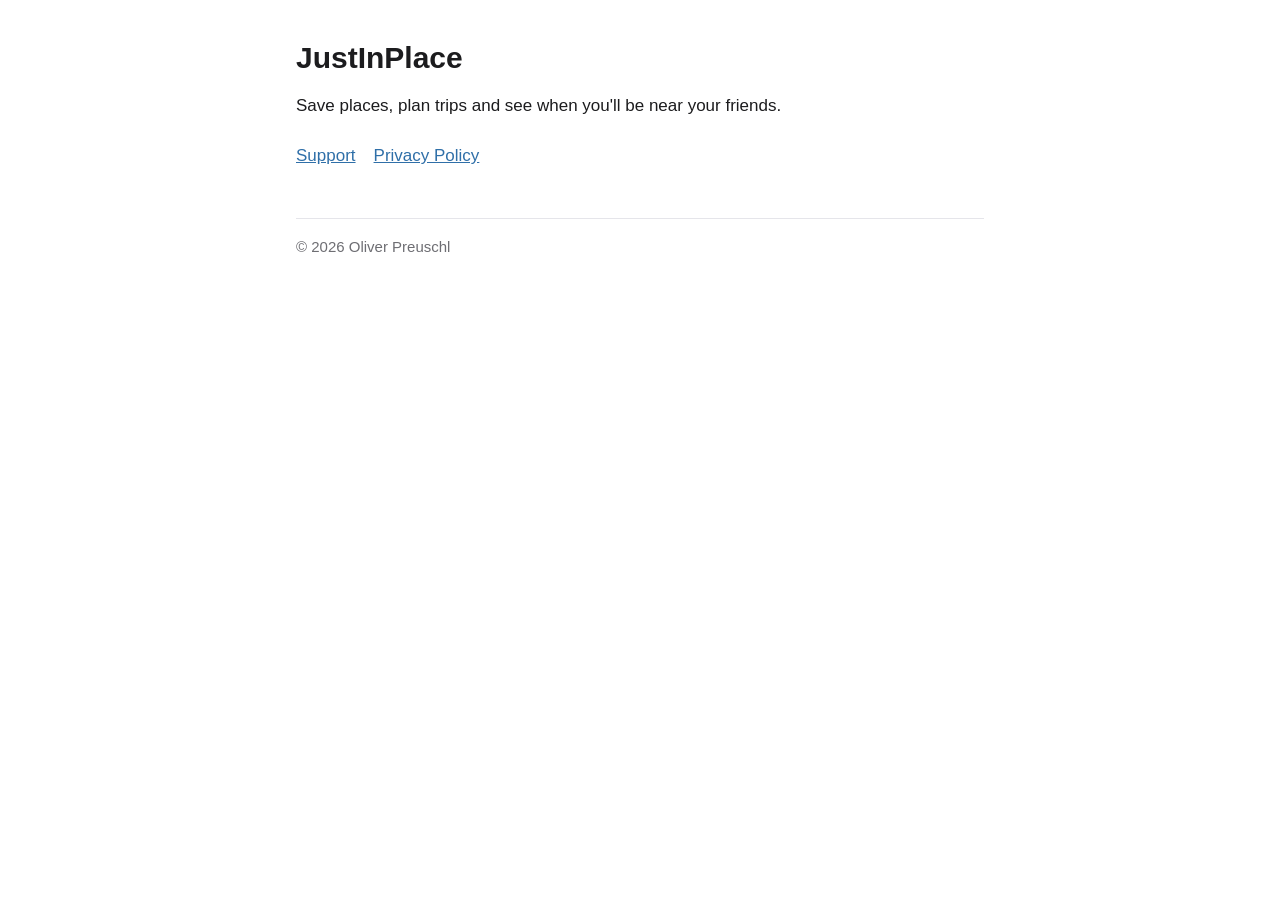
<file: index.html>
<!doctype html>
<html lang="en">
<head>
<meta charset="utf-8">
<meta name="viewport" content="width=device-width, initial-scale=1">
<title>JustInPlace</title>
<meta name="description" content="Save places, plan trips and see when you'll be near your friends.">
<link rel="stylesheet" href="style.css">
</head>
<body>
<main>
<header><h1>JustInPlace</h1></header>
<p>Save places, plan trips and see when you'll be near your friends.</p>
<nav><a href="support.html">Support</a><a href="privacy.html">Privacy Policy</a></nav>
<footer class="muted">© 2026 Oliver Preuschl</footer>
</main>
</body>
</html>
</file>
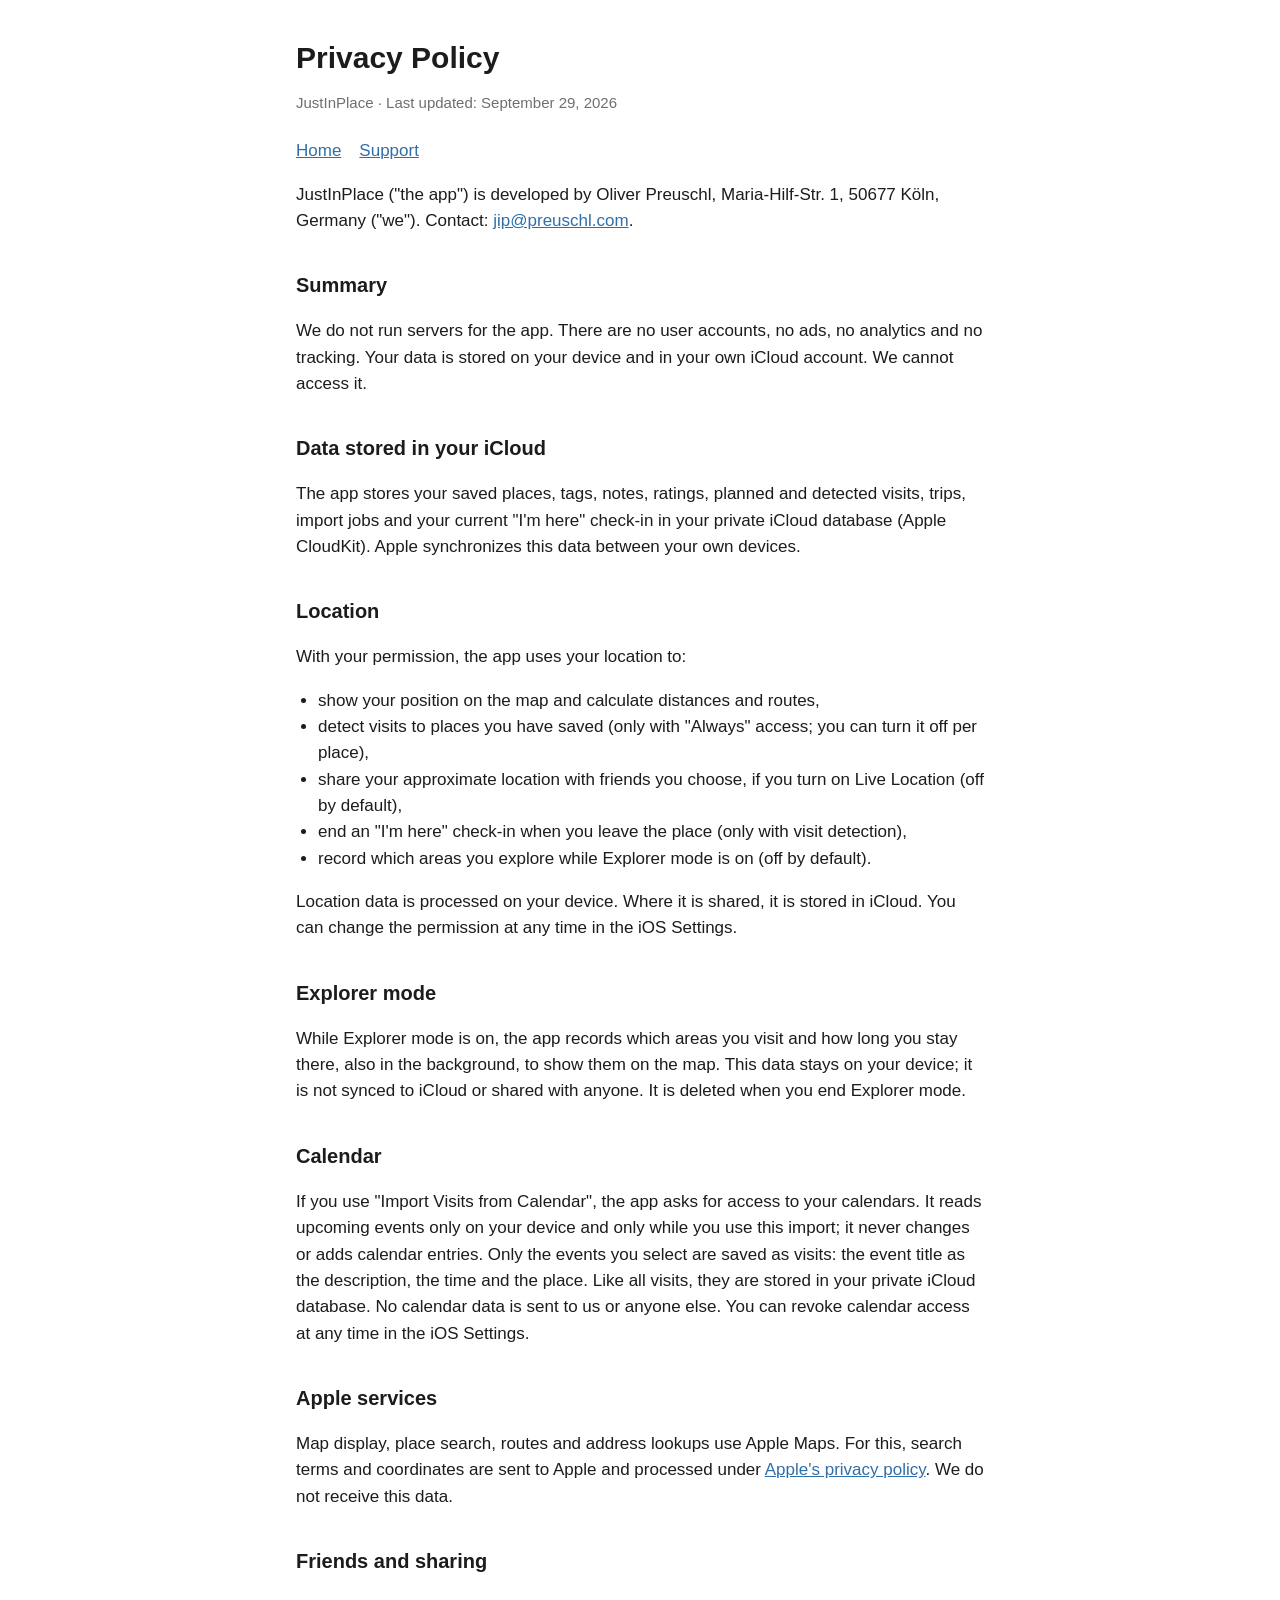
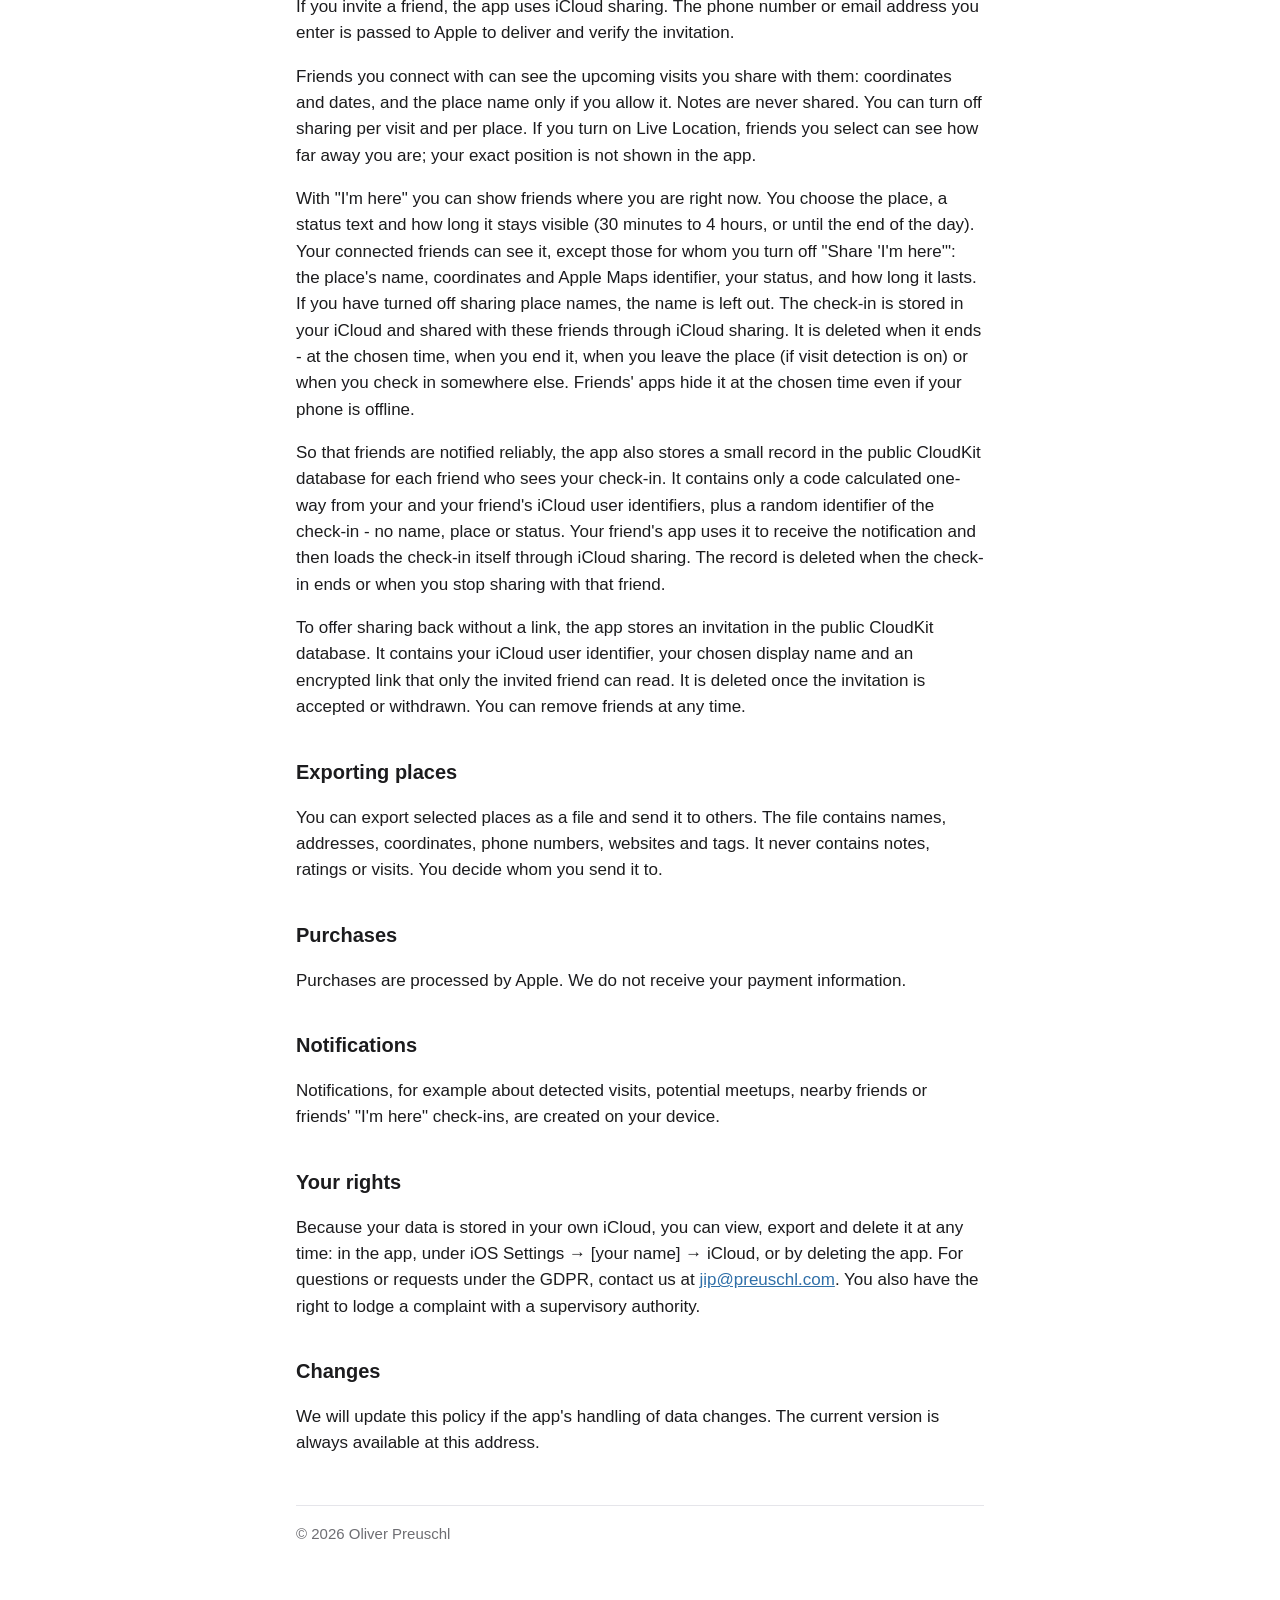
<file: privacy.html>
<!doctype html>
<html lang="en">
<head>
<meta charset="utf-8">
<meta name="viewport" content="width=device-width, initial-scale=1">
<title>JustInPlace Privacy Policy</title>
<meta name="description" content="How JustInPlace handles your data.">
<link rel="stylesheet" href="style.css">
</head>
<body>
<main>
<header><h1>Privacy Policy</h1></header>
<p class="muted">JustInPlace · Last updated: September 29, 2026</p>
<nav><a href="index.html">Home</a><a href="support.html">Support</a></nav>

<p>JustInPlace ("the app") is developed by Oliver Preuschl, Maria-Hilf-Str. 1, 50677 Köln, Germany ("we"). Contact: <a href="mailto:jip@preuschl.com">jip@preuschl.com</a>.</p>

<h2>Summary</h2>
<p>We do not run servers for the app. There are no user accounts, no ads, no analytics and no tracking. Your data is stored on your device and in your own iCloud account. We cannot access it.</p>

<h2>Data stored in your iCloud</h2>
<p>The app stores your saved places, tags, notes, ratings, planned and detected visits, trips, import jobs and your current "I'm here" check-in in your private iCloud database (Apple CloudKit). Apple synchronizes this data between your own devices.</p>

<h2>Location</h2>
<p>With your permission, the app uses your location to:</p>
<ul>
<li>show your position on the map and calculate distances and routes,</li>
<li>detect visits to places you have saved (only with "Always" access; you can turn it off per place),</li>
<li>share your approximate location with friends you choose, if you turn on Live Location (off by default),</li>
<li>end an "I'm here" check-in when you leave the place (only with visit detection),</li>
<li>record which areas you explore while Explorer mode is on (off by default).</li>
</ul>
<p>Location data is processed on your device. Where it is shared, it is stored in iCloud. You can change the permission at any time in the iOS Settings.</p>

<h2>Explorer mode</h2>
<p>While Explorer mode is on, the app records which areas you visit and how long you stay there, also in the background, to show them on the map. This data stays on your device; it is not synced to iCloud or shared with anyone. It is deleted when you end Explorer mode.</p>

<h2>Calendar</h2>
<p>If you use "Import Visits from Calendar", the app asks for access to your calendars. It reads upcoming events only on your device and only while you use this import; it never changes or adds calendar entries. Only the events you select are saved as visits: the event title as the description, the time and the place. Like all visits, they are stored in your private iCloud database. No calendar data is sent to us or anyone else. You can revoke calendar access at any time in the iOS Settings.</p>

<h2>Apple services</h2>
<p>Map display, place search, routes and address lookups use Apple Maps. For this, search terms and coordinates are sent to Apple and processed under <a href="https://www.apple.com/legal/privacy/">Apple's privacy policy</a>. We do not receive this data.</p>

<h2>Friends and sharing</h2>
<p>If you invite a friend, the app uses iCloud sharing. The phone number or email address you enter is passed to Apple to deliver and verify the invitation.</p>
<p>Friends you connect with can see the upcoming visits you share with them: coordinates and dates, and the place name only if you allow it. Notes are never shared. You can turn off sharing per visit and per place. If you turn on Live Location, friends you select can see how far away you are; your exact position is not shown in the app.</p>
<p>With "I'm here" you can show friends where you are right now. You choose the place, a status text and how long it stays visible (30 minutes to 4 hours, or until the end of the day). Your connected friends can see it, except those for whom you turn off "Share 'I'm here'": the place's name, coordinates and Apple Maps identifier, your status, and how long it lasts. If you have turned off sharing place names, the name is left out. The check-in is stored in your iCloud and shared with these friends through iCloud sharing. It is deleted when it ends - at the chosen time, when you end it, when you leave the place (if visit detection is on) or when you check in somewhere else. Friends' apps hide it at the chosen time even if your phone is offline.</p>
<p>So that friends are notified reliably, the app also stores a small record in the public CloudKit database for each friend who sees your check-in. It contains only a code calculated one-way from your and your friend's iCloud user identifiers, plus a random identifier of the check-in - no name, place or status. Your friend's app uses it to receive the notification and then loads the check-in itself through iCloud sharing. The record is deleted when the check-in ends or when you stop sharing with that friend.</p>
<p>To offer sharing back without a link, the app stores an invitation in the public CloudKit database. It contains your iCloud user identifier, your chosen display name and an encrypted link that only the invited friend can read. It is deleted once the invitation is accepted or withdrawn. You can remove friends at any time.</p>

<h2>Exporting places</h2>
<p>You can export selected places as a file and send it to others. The file contains names, addresses, coordinates, phone numbers, websites and tags. It never contains notes, ratings or visits. You decide whom you send it to.</p>

<h2>Purchases</h2>
<p>Purchases are processed by Apple. We do not receive your payment information.</p>

<h2>Notifications</h2>
<p>Notifications, for example about detected visits, potential meetups, nearby friends or friends' "I'm here" check-ins, are created on your device.</p>

<h2>Your rights</h2>
<p>Because your data is stored in your own iCloud, you can view, export and delete it at any time: in the app, under iOS Settings → [your name] → iCloud, or by deleting the app. For questions or requests under the GDPR, contact us at <a href="mailto:jip@preuschl.com">jip@preuschl.com</a>. You also have the right to lodge a complaint with a supervisory authority.</p>

<h2>Changes</h2>
<p>We will update this policy if the app's handling of data changes. The current version is always available at this address.</p>

<footer class="muted">© 2026 Oliver Preuschl</footer>
</main>
</body>
</html>
</file>
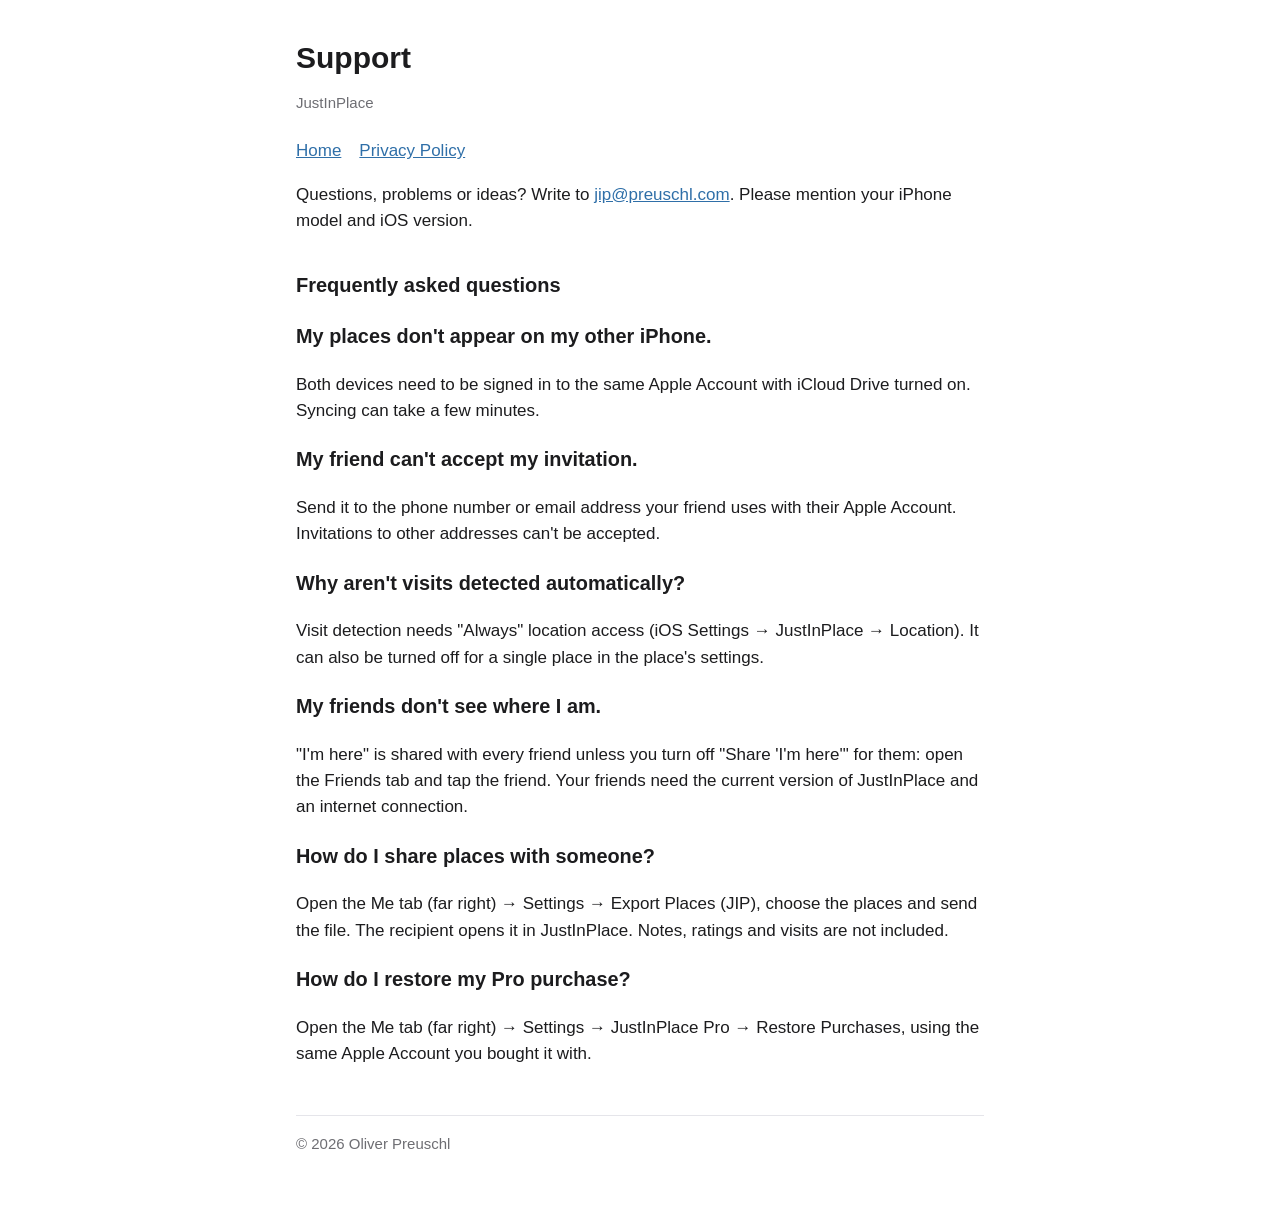
<file: support.html>
<!doctype html>
<html lang="en">
<head>
<meta charset="utf-8">
<meta name="viewport" content="width=device-width, initial-scale=1">
<title>JustInPlace Support</title>
<meta name="description" content="Help and contact for JustInPlace.">
<link rel="stylesheet" href="style.css">
</head>
<body>
<main>
<header><h1>Support</h1></header>
<p class="muted">JustInPlace</p>
<nav><a href="index.html">Home</a><a href="privacy.html">Privacy Policy</a></nav>

<p>Questions, problems or ideas? Write to <a href="mailto:jip@preuschl.com">jip@preuschl.com</a>. Please mention your iPhone model and iOS version.</p>

<h2>Frequently asked questions</h2>

<h3>My places don't appear on my other iPhone.</h3>
<p>Both devices need to be signed in to the same Apple Account with iCloud Drive turned on. Syncing can take a few minutes.</p>

<h3>My friend can't accept my invitation.</h3>
<p>Send it to the phone number or email address your friend uses with their Apple Account. Invitations to other addresses can't be accepted.</p>

<h3>Why aren't visits detected automatically?</h3>
<p>Visit detection needs "Always" location access (iOS Settings → JustInPlace → Location). It can also be turned off for a single place in the place's settings.</p>

<h3>My friends don't see where I am.</h3>
<p>"I'm here" is shared with every friend unless you turn off "Share 'I'm here'" for them: open the Friends tab and tap the friend. Your friends need the current version of JustInPlace and an internet connection.</p>

<h3>How do I share places with someone?</h3>
<p>Open the Me tab (far right) → Settings → Export Places (JIP), choose the places and send the file. The recipient opens it in JustInPlace. Notes, ratings and visits are not included.</p>

<h3>How do I restore my Pro purchase?</h3>
<p>Open the Me tab (far right) → Settings → JustInPlace Pro → Restore Purchases, using the same Apple Account you bought it with.</p>

<footer class="muted">© 2026 Oliver Preuschl</footer>
</main>
</body>
</html>
</file>
<file: style.css>
:root {
  --bg: #ffffff;
  --text: #1c1c1e;
  --muted: #6e6e73;
  --accent: #2f6fa8;
  --line: #e5e5ea;
}
@media (prefers-color-scheme: dark) {
  :root {
    --bg: #000000;
    --text: #f2f2f7;
    --muted: #98989f;
    --accent: #6aa9e0;
    --line: #2c2c2e;
  }
}
* { box-sizing: border-box; }
body {
  margin: 0;
  background: var(--bg);
  color: var(--text);
  font: 17px/1.55 -apple-system, BlinkMacSystemFont, "Segoe UI", Roboto, Helvetica, Arial, sans-serif;
}
main { max-width: 720px; margin: 0 auto; padding: 40px 16px 64px; }
header { display: flex; align-items: center; gap: 14px; margin-bottom: 8px; }
header img { width: 56px; height: 56px; border-radius: 13px; }
h1 { font-size: 30px; line-height: 1.2; margin: 0; }
h2 { font-size: 20px; margin: 36px 0 8px; }
p, li { color: var(--text); }
.muted { color: var(--muted); font-size: 15px; }
a { color: var(--accent); }
ul { padding-left: 22px; }
nav { margin: 24px 0 8px; display: flex; gap: 18px; flex-wrap: wrap; }
footer { margin-top: 48px; padding-top: 16px; border-top: 1px solid var(--line); }
</file>
